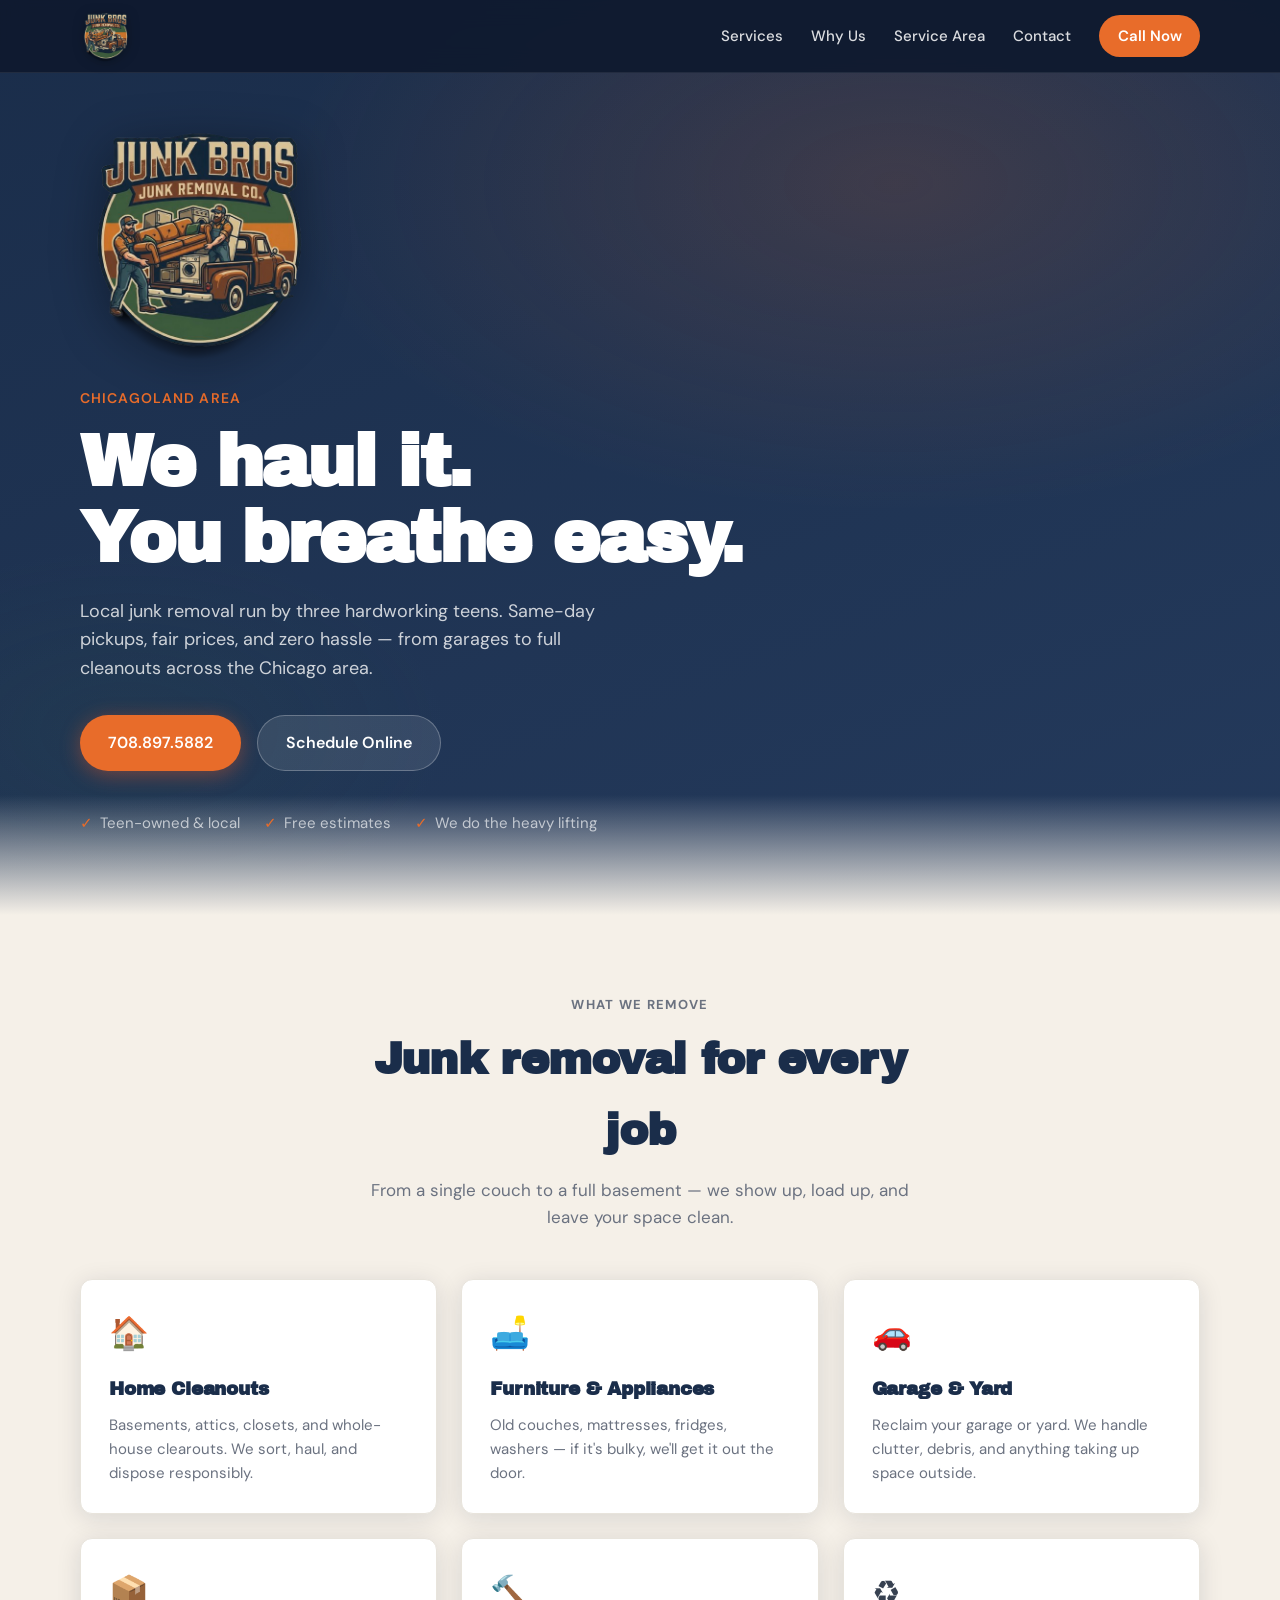
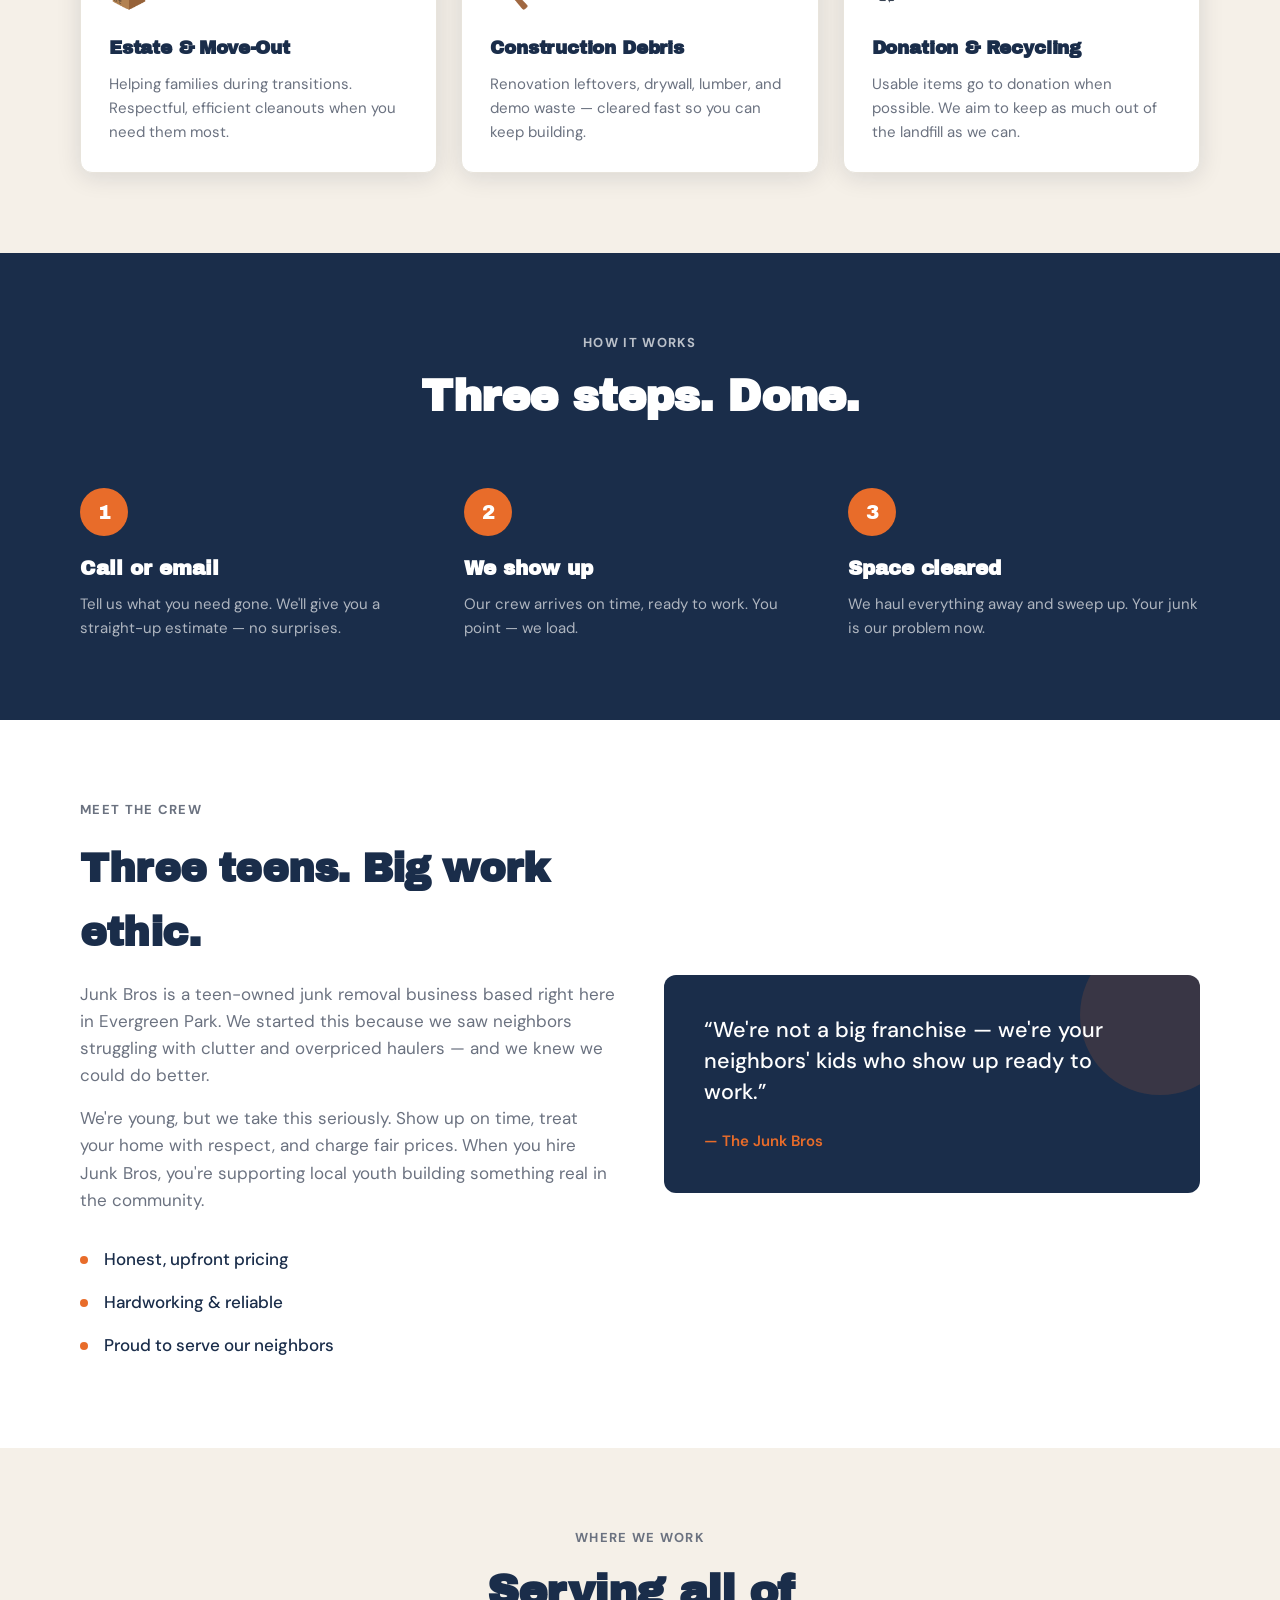
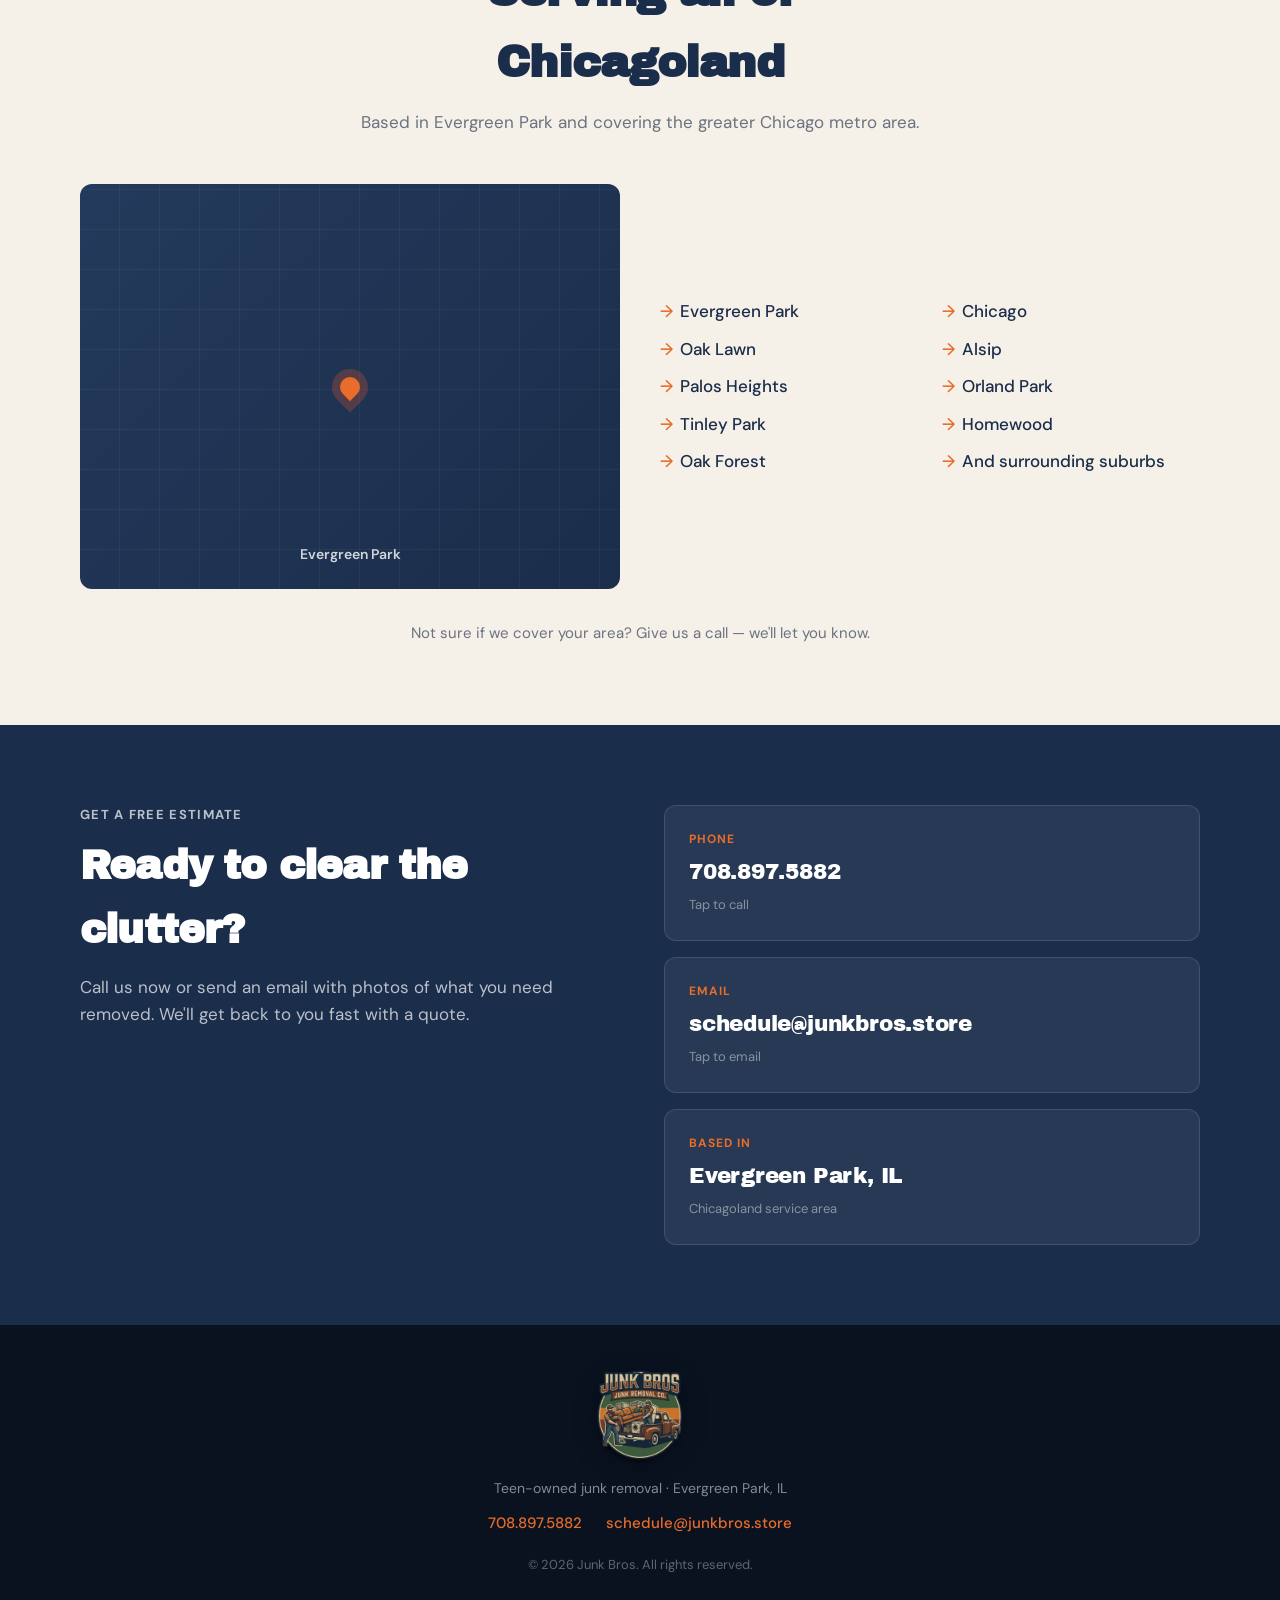
<file: index.html>
<!DOCTYPE html>
<html lang="en">
<head>
  <meta charset="UTF-8">
  <meta name="viewport" content="width=device-width, initial-scale=1.0">
  <meta name="description" content="Junk Bros — teen-owned junk removal serving Chicagoland. Based in Evergreen Park. Fast, affordable hauling for homes, garages, and cleanouts. Call 708.897.5882.">
  <title>Junk Bros | Junk Removal</title>
  <link rel="icon" href="images/logo.png" type="image/png">
  <link rel="preconnect" href="https://fonts.googleapis.com">
  <link rel="preconnect" href="https://fonts.gstatic.com" crossorigin>
  <link href="https://fonts.googleapis.com/css2?family=Archivo+Black&family=DM+Sans:ital,opsz,wght@0,9..40,400;0,9..40,500;0,9..40,600;0,9..40,700;1,9..40,400&display=swap" rel="stylesheet">
  <link rel="stylesheet" href="css/styles.css">
</head>
<body>
  <header class="site-header" id="top">
    <div class="container header-inner">
      <a href="#top" class="logo">
        <img src="images/logo.png" alt="Junk Bros Junk Removal Co." class="logo-img" width="500" height="500">
      </a>
      <button class="nav-toggle" aria-label="Open menu" aria-expanded="false">
        <span></span>
        <span></span>
        <span></span>
      </button>
      <nav class="site-nav">
        <a href="#services">Services</a>
        <a href="#why-us">Why Us</a>
        <a href="#area">Service Area</a>
        <a href="#contact">Contact</a>
        <a href="tel:7088975882" class="nav-cta">Call Now</a>
      </nav>
    </div>
  </header>

  <main>
    <section class="hero">
      <div class="hero-bg"></div>
      <div class="container hero-content">
        <img src="images/logo.png" alt="" class="hero-logo" width="500" height="500" aria-hidden="true">
        <p class="hero-eyebrow">Chicagoland Area</p>
        <h1>We haul it.<br>You breathe easy.</h1>
        <p class="hero-lead">
          Local junk removal run by three hardworking teens. Same-day pickups, fair prices, and zero hassle — from garages to full cleanouts across the Chicago area.
        </p>
        <div class="hero-actions">
          <a href="tel:7088975882" class="btn btn-primary">708.897.5882</a>
          <a href="mailto:schedule@junkbros.store" class="btn btn-secondary">Schedule Online</a>
        </div>
        <ul class="hero-trust">
          <li>Teen-owned &amp; local</li>
          <li>Free estimates</li>
          <li>We do the heavy lifting</li>
        </ul>
      </div>
    </section>

    <section class="services" id="services">
      <div class="container">
        <div class="section-head">
          <p class="section-eyebrow">What we remove</p>
          <h2>Junk removal for every job</h2>
          <p>From a single couch to a full basement — we show up, load up, and leave your space clean.</p>
        </div>
        <div class="service-grid">
          <article class="service-card">
            <div class="service-icon" aria-hidden="true">🏠</div>
            <h3>Home Cleanouts</h3>
            <p>Basements, attics, closets, and whole-house clearouts. We sort, haul, and dispose responsibly.</p>
          </article>
          <article class="service-card">
            <div class="service-icon" aria-hidden="true">🛋️</div>
            <h3>Furniture &amp; Appliances</h3>
            <p>Old couches, mattresses, fridges, washers — if it&apos;s bulky, we&apos;ll get it out the door.</p>
          </article>
          <article class="service-card">
            <div class="service-icon" aria-hidden="true">🚗</div>
            <h3>Garage &amp; Yard</h3>
            <p>Reclaim your garage or yard. We handle clutter, debris, and anything taking up space outside.</p>
          </article>
          <article class="service-card">
            <div class="service-icon" aria-hidden="true">📦</div>
            <h3>Estate &amp; Move-Out</h3>
            <p>Helping families during transitions. Respectful, efficient cleanouts when you need them most.</p>
          </article>
          <article class="service-card">
            <div class="service-icon" aria-hidden="true">🔨</div>
            <h3>Construction Debris</h3>
            <p>Renovation leftovers, drywall, lumber, and demo waste — cleared fast so you can keep building.</p>
          </article>
          <article class="service-card">
            <div class="service-icon" aria-hidden="true">♻️</div>
            <h3>Donation &amp; Recycling</h3>
            <p>Usable items go to donation when possible. We aim to keep as much out of the landfill as we can.</p>
          </article>
        </div>
      </div>
    </section>

    <section class="process">
      <div class="container">
        <div class="section-head section-head-light">
          <p class="section-eyebrow">How it works</p>
          <h2>Three steps. Done.</h2>
        </div>
        <ol class="process-steps">
          <li>
            <span class="step-num">1</span>
            <h3>Call or email</h3>
            <p>Tell us what you need gone. We&apos;ll give you a straight-up estimate — no surprises.</p>
          </li>
          <li>
            <span class="step-num">2</span>
            <h3>We show up</h3>
            <p>Our crew arrives on time, ready to work. You point — we load.</p>
          </li>
          <li>
            <span class="step-num">3</span>
            <h3>Space cleared</h3>
            <p>We haul everything away and sweep up. Your junk is our problem now.</p>
          </li>
        </ol>
      </div>
    </section>

    <section class="why-us" id="why-us">
      <div class="container why-us-grid">
        <div class="why-us-copy">
          <p class="section-eyebrow">Meet the crew</p>
          <h2>Three teens. Big work ethic.</h2>
          <p>
            Junk Bros is a teen-owned junk removal business based right here in Evergreen Park. We started this because we saw neighbors struggling with clutter and overpriced haulers — and we knew we could do better.
          </p>
          <p>
            We&apos;re young, but we take this seriously. Show up on time, treat your home with respect, and charge fair prices. When you hire Junk Bros, you&apos;re supporting local youth building something real in the community.
          </p>
          <ul class="why-list">
            <li>Honest, upfront pricing</li>
            <li>Hardworking &amp; reliable</li>
            <li>Proud to serve our neighbors</li>
          </ul>
        </div>
        <div class="why-us-card">
          <blockquote>
            &ldquo;We&apos;re not a big franchise — we&apos;re your neighbors&apos; kids who show up ready to work.&rdquo;
          </blockquote>
          <p class="quote-attr">— The Junk Bros</p>
        </div>
      </div>
    </section>

    <section class="area" id="area">
      <div class="container">
        <div class="section-head">
          <p class="section-eyebrow">Where we work</p>
          <h2>Serving all of Chicagoland</h2>
          <p>Based in Evergreen Park and covering the greater Chicago metro area.</p>
        </div>
        <div class="area-content">
          <div class="area-map" aria-hidden="true">
            <div class="map-pin"></div>
            <span class="map-label">Evergreen Park</span>
          </div>
          <ul class="area-list">
            <li>Evergreen Park</li>
            <li>Chicago</li>
            <li>Oak Lawn</li>
            <li>Alsip</li>
            <li>Palos Heights</li>
            <li>Orland Park</li>
            <li>Tinley Park</li>
            <li>Homewood</li>
            <li>Oak Forest</li>
            <li>And surrounding suburbs</li>
          </ul>
        </div>
        <p class="area-note">Not sure if we cover your area? Give us a call — we&apos;ll let you know.</p>
      </div>
    </section>

    <section class="contact" id="contact">
      <div class="container contact-grid">
        <div class="contact-copy">
          <p class="section-eyebrow">Get a free estimate</p>
          <h2>Ready to clear the clutter?</h2>
          <p>Call us now or send an email with photos of what you need removed. We&apos;ll get back to you fast with a quote.</p>
        </div>
        <div class="contact-cards">
          <a href="tel:7088975882" class="contact-card">
            <span class="contact-label">Phone</span>
            <span class="contact-value">708.897.5882</span>
            <span class="contact-hint">Tap to call</span>
          </a>
          <a href="mailto:schedule@junkbros.store" class="contact-card">
            <span class="contact-label">Email</span>
            <span class="contact-value">schedule@junkbros.store</span>
            <span class="contact-hint">Tap to email</span>
          </a>
          <div class="contact-card contact-card-static">
            <span class="contact-label">Based in</span>
            <span class="contact-value">Evergreen Park, IL</span>
            <span class="contact-hint">Chicagoland service area</span>
          </div>
        </div>
      </div>
    </section>
  </main>

  <footer class="site-footer">
    <div class="container footer-inner">
      <div class="footer-brand">
        <img src="images/logo.png" alt="Junk Bros Junk Removal Co." class="footer-logo" width="500" height="500">
      </div>
      <p class="footer-tagline">Teen-owned junk removal · Evergreen Park, IL</p>
      <div class="footer-links">
        <a href="tel:7088975882">708.897.5882</a>
        <a href="mailto:schedule@junkbros.store">schedule@junkbros.store</a>
      </div>
      <p class="footer-copy">&copy; <span id="year"></span> Junk Bros. All rights reserved.</p>
    </div>
  </footer>

  <script src="js/main.js"></script>
</body>
</html>
</file>
<file: css/styles.css>
/* Junk Bros — styles */

:root {
  --navy: #1a2d4a;
  --navy-light: #243a5c;
  --green: #2d5a3d;
  --orange: #e86c2a;
  --orange-dark: #c9561a;
  --brown: #5c3d2e;
  --cream: #f5f0e8;
  --white: #ffffff;
  --gray-100: #e8e4dc;
  --gray-500: #6b7280;
  --gray-700: #374151;
  --shadow: 0 4px 24px rgba(15, 26, 46, 0.12);
  --radius: 12px;
  --font-display: "Archivo Black", sans-serif;
  --font-body: "DM Sans", system-ui, sans-serif;
}

*,
*::before,
*::after {
  box-sizing: border-box;
  margin: 0;
  padding: 0;
}

html {
  scroll-behavior: smooth;
}

body {
  font-family: var(--font-body);
  font-size: 1.0625rem;
  line-height: 1.6;
  color: var(--gray-700);
  background: var(--cream);
}

img {
  max-width: 100%;
  display: block;
}

a {
  color: inherit;
  text-decoration: none;
}

.container {
  width: min(1120px, 92vw);
  margin-inline: auto;
}

/* Header */

.site-header {
  position: fixed;
  top: 0;
  left: 0;
  right: 0;
  z-index: 100;
  background: rgba(15, 26, 46, 0.92);
  backdrop-filter: blur(12px);
  border-bottom: 1px solid rgba(255, 255, 255, 0.08);
}

.header-inner {
  display: flex;
  align-items: center;
  justify-content: space-between;
  height: 72px;
}

.logo {
  display: flex;
  align-items: center;
}

.logo-img {
  height: 52px;
  width: auto;
  display: block;
  filter: drop-shadow(0 2px 6px rgba(0, 0, 0, 0.25));
  transition: transform 0.2s;
}

.logo:hover .logo-img {
  transform: scale(1.04);
}

.site-nav {
  display: flex;
  align-items: center;
  gap: 1.75rem;
}

.site-nav a {
  color: rgba(255, 255, 255, 0.85);
  font-size: 0.9375rem;
  font-weight: 500;
  transition: color 0.2s;
}

.site-nav a:hover {
  color: var(--white);
}

.nav-cta {
  background: var(--orange);
  color: var(--white) !important;
  padding: 0.55rem 1.15rem;
  border-radius: 999px;
  font-weight: 600 !important;
  transition: background 0.2s !important;
}

.nav-cta:hover {
  background: var(--orange-dark);
}

.nav-toggle {
  display: none;
  flex-direction: column;
  gap: 5px;
  background: none;
  border: none;
  cursor: pointer;
  padding: 4px;
}

.nav-toggle span {
  display: block;
  width: 24px;
  height: 2px;
  background: var(--white);
  border-radius: 2px;
  transition: transform 0.25s, opacity 0.25s;
}

/* Hero */

.hero {
  position: relative;
  min-height: 100vh;
  display: flex;
  align-items: center;
  padding: 120px 0 80px;
  background: var(--navy);
  overflow: hidden;
}

.hero-bg {
  position: absolute;
  inset: 0;
  background:
    radial-gradient(ellipse 80% 60% at 70% 20%, rgba(232, 108, 42, 0.16) 0%, transparent 60%),
    radial-gradient(ellipse 50% 40% at 10% 80%, rgba(45, 90, 61, 0.12) 0%, transparent 50%),
    linear-gradient(160deg, var(--navy) 0%, var(--navy-light) 100%);
}

.hero-logo {
  width: clamp(160px, 28vw, 240px);
  height: auto;
  margin-bottom: 1.5rem;
  filter: drop-shadow(0 8px 24px rgba(0, 0, 0, 0.35));
}

.hero-bg::after {
  content: "";
  position: absolute;
  bottom: 0;
  left: 0;
  right: 0;
  height: 120px;
  background: linear-gradient(to top, var(--cream), transparent);
}

.hero-content {
  position: relative;
  z-index: 1;
}

.hero-eyebrow {
  display: inline-block;
  color: var(--orange);
  font-size: 0.875rem;
  font-weight: 600;
  letter-spacing: 0.08em;
  text-transform: uppercase;
  margin-bottom: 1rem;
}

.hero h1 {
  font-family: var(--font-display);
  font-size: clamp(2.75rem, 7vw, 4.5rem);
  line-height: 1.05;
  letter-spacing: -0.03em;
  color: var(--white);
  margin-bottom: 1.25rem;
}

.hero-lead {
  max-width: 540px;
  color: rgba(255, 255, 255, 0.78);
  font-size: 1.125rem;
  margin-bottom: 2rem;
}

.hero-actions {
  display: flex;
  flex-wrap: wrap;
  gap: 1rem;
  margin-bottom: 2.5rem;
}

.btn {
  display: inline-flex;
  align-items: center;
  justify-content: center;
  padding: 0.9rem 1.75rem;
  border-radius: 999px;
  font-weight: 600;
  font-size: 1rem;
  transition: transform 0.15s, background 0.2s, box-shadow 0.2s;
}

.btn:active {
  transform: scale(0.98);
}

.btn-primary {
  background: var(--orange);
  color: var(--white);
  box-shadow: 0 4px 20px rgba(240, 90, 40, 0.4);
}

.btn-primary:hover {
  background: var(--orange-dark);
}

.btn-secondary {
  background: rgba(255, 255, 255, 0.1);
  color: var(--white);
  border: 1px solid rgba(255, 255, 255, 0.25);
}

.btn-secondary:hover {
  background: rgba(255, 255, 255, 0.16);
}

.hero-trust {
  display: flex;
  flex-wrap: wrap;
  gap: 1.5rem;
  list-style: none;
}

.hero-trust li {
  color: rgba(255, 255, 255, 0.65);
  font-size: 0.9375rem;
  padding-left: 1.25rem;
  position: relative;
}

.hero-trust li::before {
  content: "✓";
  position: absolute;
  left: 0;
  color: var(--orange);
  font-weight: 700;
}

/* Sections */

section {
  padding: 5rem 0;
}

.section-head {
  text-align: center;
  max-width: 560px;
  margin: 0 auto 3rem;
}

.section-head-light {
  color: var(--white);
}

.section-eyebrow {
  color: var(--orange);
  font-size: 0.8125rem;
  font-weight: 700;
  letter-spacing: 0.1em;
  text-transform: uppercase;
  margin-bottom: 0.5rem;
}

.section-head h2 {
  font-family: var(--font-display);
  font-size: clamp(1.85rem, 4vw, 2.75rem);
  letter-spacing: -0.02em;
  color: var(--navy);
  margin-bottom: 0.75rem;
}

.section-head-light h2 {
  color: var(--white);
}

.section-head p {
  color: var(--gray-500);
}

.section-head-light p {
  color: rgba(255, 255, 255, 0.7);
}

/* Services */

.services {
  background: var(--cream);
}

.service-grid {
  display: grid;
  grid-template-columns: repeat(auto-fit, minmax(280px, 1fr));
  gap: 1.5rem;
}

.service-card {
  background: var(--white);
  border-radius: var(--radius);
  padding: 1.75rem;
  box-shadow: var(--shadow);
  border: 1px solid var(--gray-100);
  transition: transform 0.2s, box-shadow 0.2s;
}

.service-card:hover {
  transform: translateY(-4px);
  box-shadow: 0 8px 32px rgba(15, 26, 46, 0.14);
}

.service-icon {
  font-size: 2rem;
  margin-bottom: 1rem;
}

.service-card h3 {
  font-family: var(--font-display);
  font-size: 1.15rem;
  color: var(--navy);
  margin-bottom: 0.5rem;
  letter-spacing: -0.01em;
}

.service-card p {
  font-size: 0.9375rem;
  color: var(--gray-500);
}

/* Process */

.process {
  background: var(--navy);
}

.process-steps {
  display: grid;
  grid-template-columns: repeat(auto-fit, minmax(240px, 1fr));
  gap: 2rem;
  list-style: none;
  counter-reset: none;
}

.process-steps li {
  position: relative;
  padding-top: 0.5rem;
}

.step-num {
  display: inline-flex;
  align-items: center;
  justify-content: center;
  width: 48px;
  height: 48px;
  background: var(--orange);
  color: var(--white);
  font-family: var(--font-display);
  font-size: 1.25rem;
  border-radius: 50%;
  margin-bottom: 1rem;
}

.process-steps h3 {
  font-family: var(--font-display);
  color: var(--white);
  font-size: 1.25rem;
  margin-bottom: 0.5rem;
}

.process-steps p {
  color: rgba(255, 255, 255, 0.65);
  font-size: 0.9375rem;
}

/* Why Us */

.why-us {
  background: var(--white);
}

.why-us-grid {
  display: grid;
  grid-template-columns: 1fr 1fr;
  gap: 3rem;
  align-items: center;
}

.why-us-copy h2 {
  font-family: var(--font-display);
  font-size: clamp(1.85rem, 4vw, 2.5rem);
  color: var(--navy);
  letter-spacing: -0.02em;
  margin-bottom: 1rem;
}

.why-us-copy p {
  margin-bottom: 1rem;
  color: var(--gray-500);
}

.why-list {
  list-style: none;
  margin-top: 1.5rem;
}

.why-list li {
  padding: 0.5rem 0 0.5rem 1.5rem;
  position: relative;
  font-weight: 500;
  color: var(--navy);
}

.why-list li::before {
  content: "";
  position: absolute;
  left: 0;
  top: 50%;
  transform: translateY(-50%);
  width: 8px;
  height: 8px;
  background: var(--orange);
  border-radius: 50%;
}

.why-us-card {
  background: var(--navy);
  border-radius: var(--radius);
  padding: 2.5rem;
  position: relative;
  overflow: hidden;
}

.why-us-card::before {
  content: "";
  position: absolute;
  top: -40px;
  right: -40px;
  width: 160px;
  height: 160px;
  background: var(--orange);
  opacity: 0.15;
  border-radius: 50%;
}

.why-us-card blockquote {
  font-size: 1.35rem;
  line-height: 1.45;
  color: var(--white);
  font-weight: 500;
  position: relative;
  z-index: 1;
}

.quote-attr {
  margin-top: 1.25rem;
  color: var(--orange);
  font-weight: 600;
  font-size: 0.9375rem;
  position: relative;
  z-index: 1;
}

/* Area */

.area {
  background: var(--cream);
}

.area-content {
  display: grid;
  grid-template-columns: 1fr 1fr;
  gap: 2.5rem;
  align-items: center;
}

.area-map {
  position: relative;
  aspect-ratio: 4 / 3;
  background:
    linear-gradient(135deg, var(--navy-light) 0%, var(--navy) 100%);
  border-radius: var(--radius);
  display: flex;
  align-items: center;
  justify-content: center;
  overflow: hidden;
}

.area-map::before {
  content: "";
  position: absolute;
  inset: 0;
  background:
    repeating-linear-gradient(
      0deg,
      transparent,
      transparent 39px,
      rgba(255, 255, 255, 0.04) 39px,
      rgba(255, 255, 255, 0.04) 40px
    ),
    repeating-linear-gradient(
      90deg,
      transparent,
      transparent 39px,
      rgba(255, 255, 255, 0.04) 39px,
      rgba(255, 255, 255, 0.04) 40px
    );
}

.map-pin {
  width: 20px;
  height: 20px;
  background: var(--orange);
  border-radius: 50% 50% 50% 0;
  transform: rotate(-45deg);
  box-shadow: 0 0 0 8px rgba(240, 90, 40, 0.25);
  position: relative;
  z-index: 1;
}

.map-label {
  position: absolute;
  bottom: 1.5rem;
  left: 50%;
  transform: translateX(-50%);
  color: rgba(255, 255, 255, 0.8);
  font-size: 0.875rem;
  font-weight: 600;
  z-index: 1;
}

.area-list {
  display: grid;
  grid-template-columns: 1fr 1fr;
  gap: 0.65rem 1.5rem;
  list-style: none;
}

.area-list li {
  padding-left: 1.25rem;
  position: relative;
  font-weight: 500;
  color: var(--navy);
}

.area-list li::before {
  content: "→";
  position: absolute;
  left: 0;
  color: var(--orange);
}

.area-note {
  text-align: center;
  margin-top: 2rem;
  color: var(--gray-500);
  font-size: 0.9375rem;
}

/* Contact */

.contact {
  background: var(--navy);
}

.contact-grid {
  display: grid;
  grid-template-columns: 1fr 1fr;
  gap: 3rem;
  align-items: start;
}

.contact-copy h2 {
  font-family: var(--font-display);
  font-size: clamp(1.85rem, 4vw, 2.5rem);
  color: var(--white);
  letter-spacing: -0.02em;
  margin-bottom: 0.75rem;
}

.contact-copy p {
  color: rgba(255, 255, 255, 0.7);
}

.contact-copy .section-eyebrow {
  margin-bottom: 0.5rem;
}

.contact-cards {
  display: flex;
  flex-direction: column;
  gap: 1rem;
}

.contact-card {
  display: block;
  background: rgba(255, 255, 255, 0.06);
  border: 1px solid rgba(255, 255, 255, 0.12);
  border-radius: var(--radius);
  padding: 1.5rem;
  transition: background 0.2s, border-color 0.2s, transform 0.15s;
}

a.contact-card:hover {
  background: rgba(255, 255, 255, 0.1);
  border-color: var(--orange);
  transform: translateX(4px);
}

.contact-label {
  display: block;
  font-size: 0.75rem;
  font-weight: 700;
  letter-spacing: 0.08em;
  text-transform: uppercase;
  color: var(--orange);
  margin-bottom: 0.35rem;
}

.contact-value {
  display: block;
  font-family: var(--font-display);
  font-size: 1.35rem;
  color: var(--white);
  letter-spacing: -0.01em;
}

.contact-hint {
  display: block;
  font-size: 0.8125rem;
  color: rgba(255, 255, 255, 0.45);
  margin-top: 0.35rem;
}

/* Footer */

.site-footer {
  background: #0a1220;
  padding: 2.5rem 0;
  text-align: center;
}

.footer-inner {
  display: flex;
  flex-direction: column;
  align-items: center;
  gap: 0.75rem;
}

.footer-brand {
  display: flex;
  align-items: center;
  justify-content: center;
}

.footer-logo {
  height: 100px;
  width: auto;
  filter: drop-shadow(0 4px 12px rgba(0, 0, 0, 0.3));
}

.footer-tagline {
  color: rgba(255, 255, 255, 0.5);
  font-size: 0.875rem;
}

.footer-links {
  display: flex;
  flex-wrap: wrap;
  justify-content: center;
  gap: 1.5rem;
}

.footer-links a {
  color: var(--orange);
  font-weight: 500;
  font-size: 0.9375rem;
}

.footer-links a:hover {
  text-decoration: underline;
}

.footer-copy {
  color: rgba(255, 255, 255, 0.35);
  font-size: 0.8125rem;
  margin-top: 0.5rem;
}

/* Mobile nav */

@media (max-width: 768px) {
  .nav-toggle {
    display: flex;
  }

  .site-nav {
    position: fixed;
    top: 72px;
    left: 0;
    right: 0;
    background: var(--navy);
    flex-direction: column;
    padding: 1.5rem;
    gap: 1rem;
    transform: translateY(-120%);
    opacity: 0;
    pointer-events: none;
    transition: transform 0.3s, opacity 0.3s;
    border-bottom: 1px solid rgba(255, 255, 255, 0.08);
  }

  .site-nav.is-open {
    transform: translateY(0);
    opacity: 1;
    pointer-events: auto;
  }

  .nav-cta {
    text-align: center;
    width: 100%;
  }

  .nav-toggle.is-open span:nth-child(1) {
    transform: translateY(7px) rotate(45deg);
  }

  .nav-toggle.is-open span:nth-child(2) {
    opacity: 0;
  }

  .nav-toggle.is-open span:nth-child(3) {
    transform: translateY(-7px) rotate(-45deg);
  }

  .why-us-grid,
  .area-content,
  .contact-grid {
    grid-template-columns: 1fr;
  }

  .area-list {
    grid-template-columns: 1fr;
  }

  .hero {
    min-height: auto;
    padding: 110px 0 60px;
  }
}
</file>
